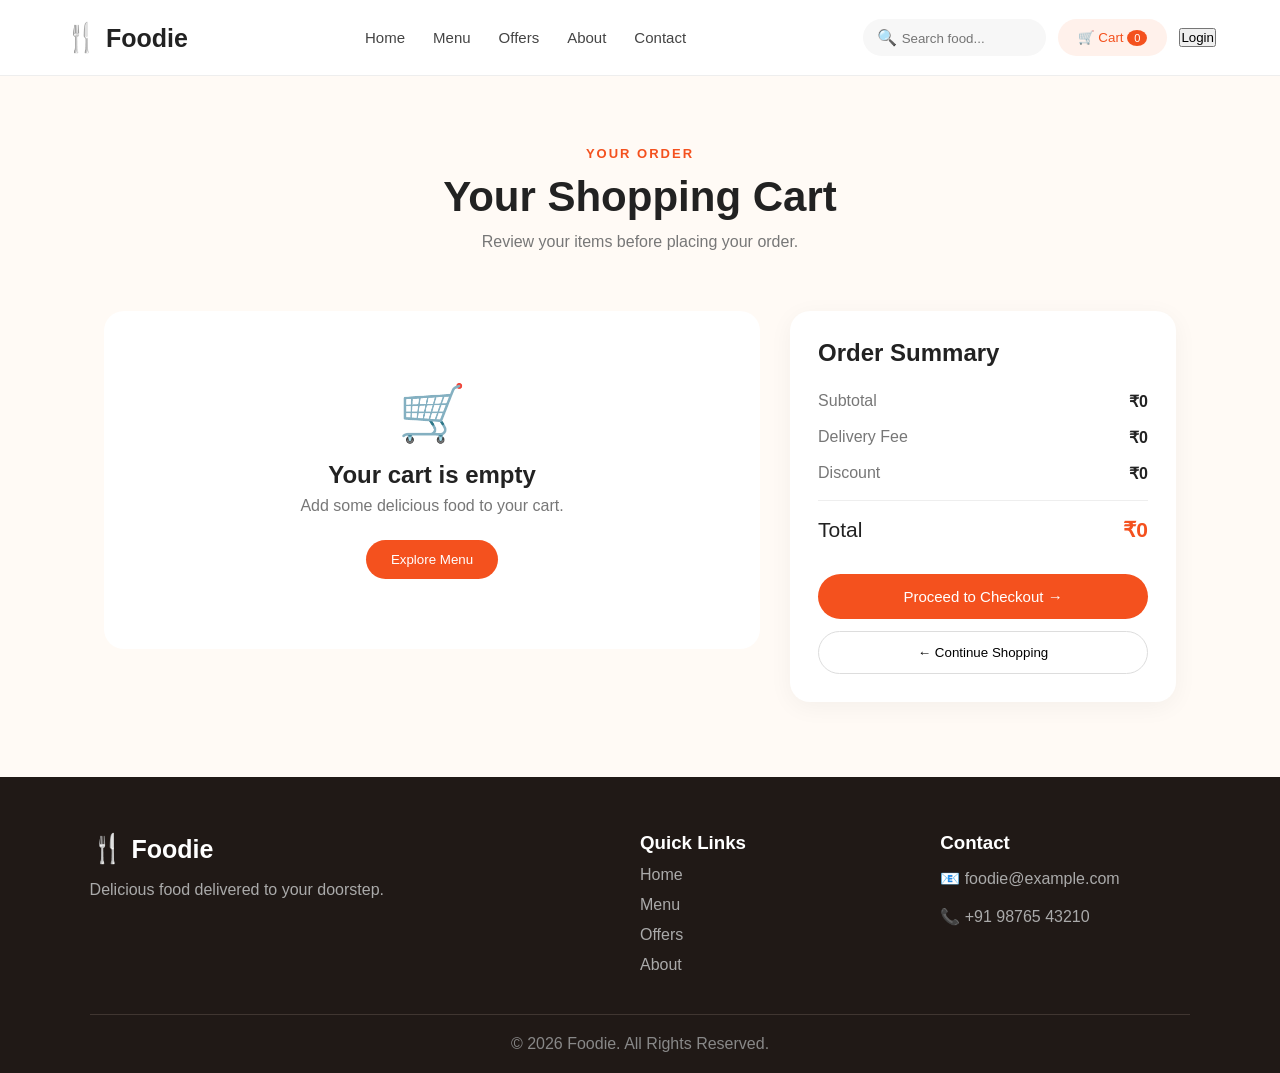
<file: cart.html>
<!DOCTYPE html>
<html lang="en">

<head>
    <meta charset="UTF-8">
    <meta name="viewport" content="width=device-width, initial-scale=1.0">
    <title>Foodie - Cart</title>
    <link rel="stylesheet" href="style.css">
</head>

<body>

    <!-- Navbar -->
    <header>
        <nav class="navbar">

            <div class="logo">
                <span>🍴</span> Foodie
            </div>

            <ul class="nav-links">
                <li><a href="index.html">Home</a></li>
                <li><a href="menu.html">Menu</a></li>
                <li><a href="index.html#offers">Offers</a></li>
                <li><a href="index.html#about">About</a></li>
                <li><a href="index.html#contact">Contact</a></li>
            </ul>

            <div class="nav-right">

                <div class="search">
                    🔍
                    <input type="text" placeholder="Search food...">
                </div>

                <button class="cart">
                    🛒 Cart <span id="cartCount">0</span>
                </button>

                <button onclick="window.location.href='login.html'">
                Login
                </button>

            </div>

        </nav>
    </header>


    <!-- Cart Heading -->
    <section class="cart-header">

        <p>YOUR ORDER</p>

        <h1>Your Shopping Cart</h1>

        <span>Review your items before placing your order.</span>

    </section>


    <!-- Cart -->
    <section class="cart-section">

        <div id="cartItems" class="cart-items">
        </div>


        <!-- Order Summary -->
        <div class="order-summary">

            <h2>Order Summary</h2>

            <div class="summary-row">
                <span>Subtotal</span>
                <strong id="subtotal">₹0</strong>
            </div>

            <div class="summary-row">
                <span>Delivery Fee</span>
                <strong id="delivery">₹40</strong>
            </div>

            <div class="summary-row">
                <span>Discount</span>
                <strong id="discount">₹0</strong>
            </div>

            <hr>

            <div class="summary-total">
                <span>Total</span>
                <strong id="total">₹40</strong>
            </div>

            <button class="checkout-btn" onclick="placeOrder()">
                Proceed to Checkout →
            </button>

            <button class="continue-btn" onclick="window.location.href='menu.html'">
                ← Continue Shopping
            </button>

        </div>

    </section>


    <!-- Footer -->
    <footer>

        <div class="footer-content">

            <div>
                <div class="logo">
                    <span>🍴</span> Foodie
                </div>

                <p>
                    Delicious food delivered to your doorstep.
                </p>
            </div>

            <div>
                <h3>Quick Links</h3>
                <a href="index.html">Home</a>
                <a href="menu.html">Menu</a>
                <a href="index.html#offers">Offers</a>
                <a href="index.html#about">About</a>
            </div>

            <div>
                <h3>Contact</h3>
                <p>📧 foodie@example.com</p>
                <p>📞 +91 98765 43210</p>
            </div>

        </div>

        <div class="copyright">
            © 2026 Foodie. All Rights Reserved.
        </div>

    </footer>


    <script src="script.js?v=2"></script>

</body>

</html>
</file>
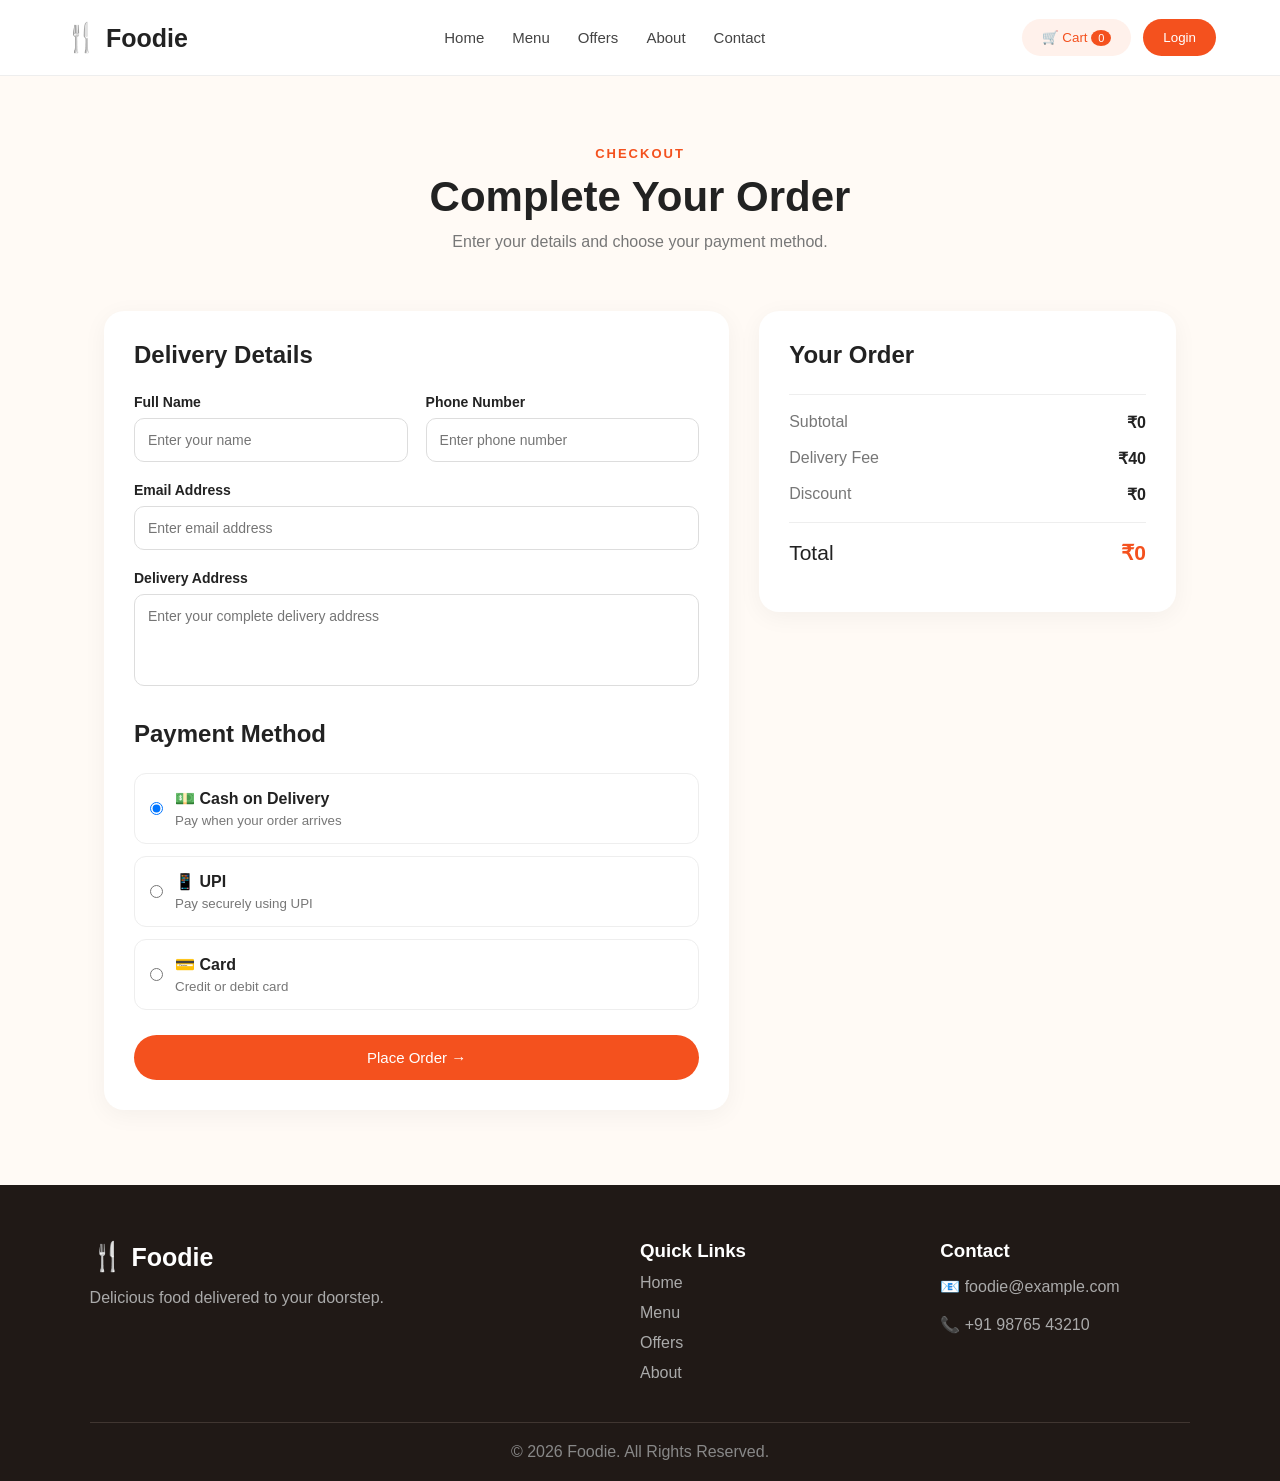
<file: checkout.html>
<!DOCTYPE html>
<html lang="en">

<head>
    <meta charset="UTF-8">
    <meta name="viewport" content="width=device-width, initial-scale=1.0">
    <title>Foodie - Checkout</title>
    <link rel="stylesheet" href="style.css">
</head>

<body>

<header>
    <nav class="navbar">

        <div class="logo">
            <span>🍴</span> Foodie
        </div>

        <ul class="nav-links">
            <li><a href="index.html">Home</a></li>
            <li><a href="menu.html">Menu</a></li>
            <li><a href="index.html#offers">Offers</a></li>
            <li><a href="index.html#about">About</a></li>
            <li><a href="index.html#contact">Contact</a></li>
        </ul>

        <div class="nav-right">
            <button class="cart" onclick="window.location.href='cart.html'">
                🛒 Cart <span id="cartCount">0</span>
            </button>

            <button class="login">Login</button>
        </div>

    </nav>
</header>


<!-- Checkout Heading -->

<section class="checkout-header">

    <p>CHECKOUT</p>

    <h1>Complete Your Order</h1>

    <span>Enter your details and choose your payment method.</span>

</section>


<!-- Checkout -->

<section class="checkout-section">

    <!-- Customer Details -->

    <div class="customer-box">

        <h2>Delivery Details</h2>

        <div class="form-row">

            <div class="form-group">
                <label>Full Name</label>
                <input type="text" id="customerName" placeholder="Enter your name">
            </div>

            <div class="form-group">
                <label>Phone Number</label>
                <input type="tel" id="phone" placeholder="Enter phone number">
            </div>

        </div>


        <div class="form-group">
            <label>Email Address</label>
            <input type="email" id="email" placeholder="Enter email address">
        </div>


        <div class="form-group">
            <label>Delivery Address</label>
            <textarea id="address" rows="4"
                placeholder="Enter your complete delivery address"></textarea>
        </div>


        <h2 class="payment-title">Payment Method</h2>

        <div class="payment-options">

            <label class="payment-card">
                <input type="radio" name="payment" value="Cash on Delivery" checked>
                <div>
                    <strong>💵 Cash on Delivery</strong>
                    <small>Pay when your order arrives</small>
                </div>
            </label>


            <label class="payment-card">
                <input type="radio" name="payment" value="UPI">
                <div>
                    <strong>📱 UPI</strong>
                    <small>Pay securely using UPI</small>
                </div>
            </label>


            <label class="payment-card">
                <input type="radio" name="payment" value="Card">
                <div>
                    <strong>💳 Card</strong>
                    <small>Credit or debit card</small>
                </div>
            </label>

        </div>


        <button class="place-order-btn" onclick="confirmOrder()">
            Place Order →
        </button>

    </div>


    <!-- Order Summary -->

    <div class="checkout-summary">

        <h2>Your Order</h2>

        <div id="checkoutItems"></div>

        <hr>

        <div class="summary-row">
            <span>Subtotal</span>
            <strong id="checkoutSubtotal">₹0</strong>
        </div>

        <div class="summary-row">
            <span>Delivery Fee</span>
            <strong>₹40</strong>
        </div>

        <div class="summary-row">
            <span>Discount</span>
            <strong id="checkoutDiscount">₹0</strong>
        </div>

        <hr>

        <div class="summary-total">
            <span>Total</span>
            <strong id="checkoutTotal">₹0</strong>
        </div>

    </div>

</section>


<footer>

    <div class="footer-content">

        <div>
            <div class="logo">
                <span>🍴</span> Foodie
            </div>

            <p>
                Delicious food delivered to your doorstep.
            </p>
        </div>

        <div>
            <h3>Quick Links</h3>
            <a href="index.html">Home</a>
            <a href="menu.html">Menu</a>
            <a href="index.html#offers">Offers</a>
            <a href="index.html#about">About</a>
        </div>

        <div>
            <h3>Contact</h3>
            <p>📧 foodie@example.com</p>
            <p>📞 +91 98765 43210</p>
        </div>

    </div>

    <div class="copyright">
        © 2026 Foodie. All Rights Reserved.
    </div>

</footer>


<script src="script.js?v=2"></script>

</body>
</html>
</file>
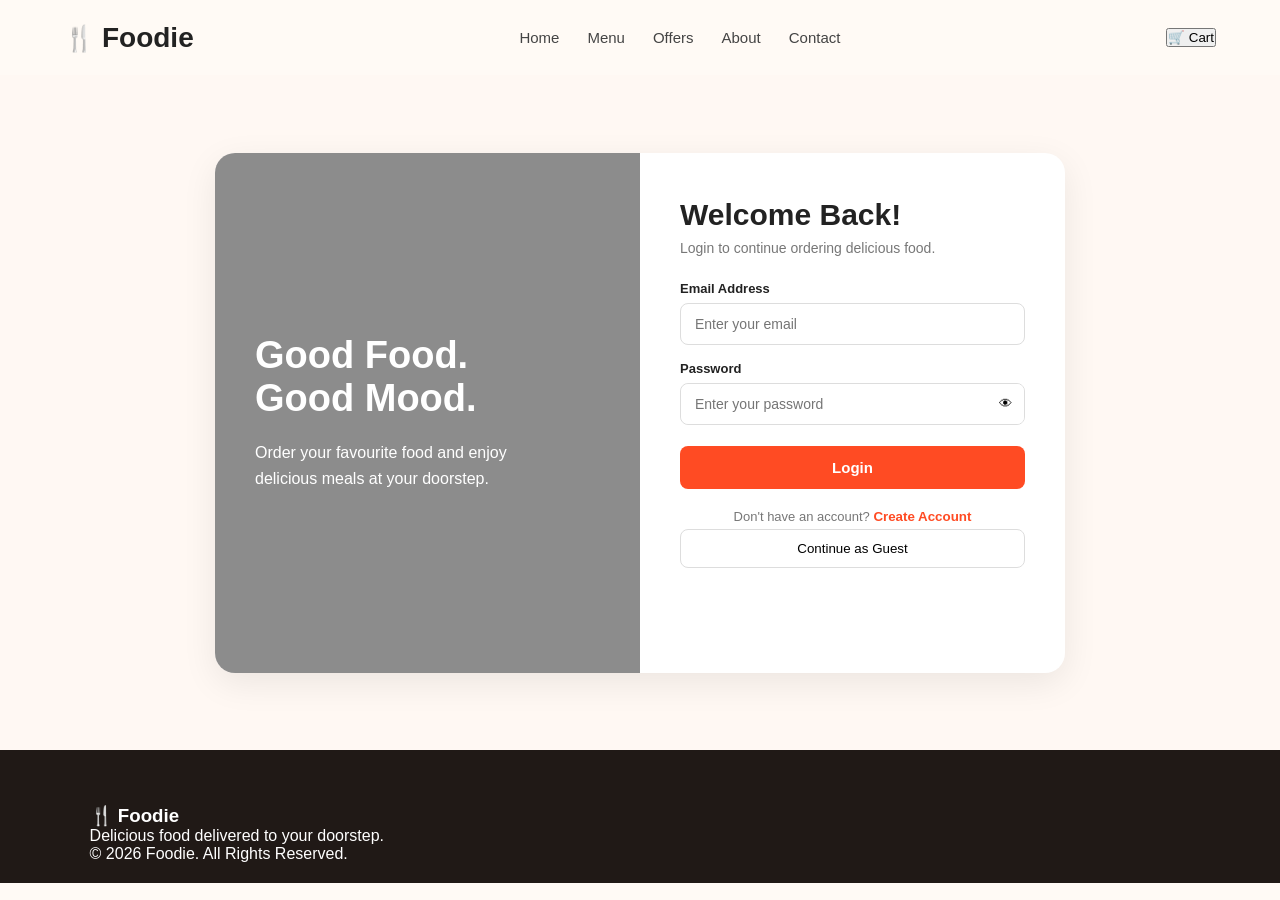
<file: login.html>
<!DOCTYPE html>
<html lang="en">
<head>
    <meta charset="UTF-8">
    <meta name="viewport" content="width=device-width, initial-scale=1.0">
    <title>Login - Foodie</title>
    <link rel="stylesheet" href="style.css">
</head>

<body>

    <!-- Navbar -->
    <nav class="navbar">

        <div class="logo">
            🍴 <span>Foodie</span>
        </div>

        <div class="nav-links">
            <a href="index.html">Home</a>
            <a href="menu.html">Menu</a>
            <a href="index.html#offers">Offers</a>
            <a href="index.html#about">About</a>
            <a href="index.html#contact">Contact</a>
        </div>

        <button class="cart-btn" onclick="goToCart()">
            🛒 Cart
        </button>

    </nav>


    <!-- Login Section -->
    <section class="login-section">

        <div class="login-container">

            <!-- Left Side -->
            <div class="login-image">

                <div class="login-overlay">
                    <h1>Good Food.</h1>
                    <h1>Good Mood.</h1>

                    <p>
                        Order your favourite food and
                        enjoy delicious meals at your doorstep.
                    </p>
                </div>

            </div>


            <!-- Right Side -->
            <div class="login-box">

                <h2 id="formTitle">Welcome Back!</h2>

                <p class="login-subtitle" id="formSubtitle">
                    Login to continue ordering delicious food.
                </p>


                <!-- Register Name -->
                <div class="input-group register-field">
                    <label>Full Name</label>
                    <input type="text" id="registerName"
                           placeholder="Enter your name">
                </div>


                <!-- Email -->
                <div class="input-group">
                    <label>Email Address</label>
                    <input type="email" id="loginEmail"
                           placeholder="Enter your email">
                </div>


                <!-- Phone -->
                <div class="input-group register-field">
                    <label>Phone Number</label>
                    <input type="tel" id="registerPhone"
                           placeholder="Enter your phone number">
                </div>


                <!-- Password -->
                <div class="input-group">
                    <label>Password</label>

                    <div class="password-box">
                        <input type="password"
                               id="loginPassword"
                               placeholder="Enter your password">

                        <button type="button"
                                onclick="showPassword()">
                            👁
                        </button>
                    </div>
                </div>


                <!-- Confirm Password -->
                <div class="input-group register-field">
                    <label>Confirm Password</label>

                    <input type="password"
                           id="confirmPassword"
                           placeholder="Confirm your password">
                </div>


                <button class="login-main-btn"
                        onclick="loginUser()"
                        id="loginButton">
                    Login
                </button>


                <p class="switch-text">
                    <span id="switchMessage">
                        Don't have an account?
                    </span>

                    <button onclick="switchForm()"
                            id="switchButton">
                        Create Account
                    </button>
                </p>


                <button class="guest-btn"
                        onclick="window.location.href='menu.html'">
                    Continue as Guest
                </button>

            </div>

        </div>

    </section>


    <!-- Footer -->
    <footer class="footer">

        <h3>🍴 Foodie</h3>

        <p>
            Delicious food delivered to your doorstep.
        </p>

        <p>
            © 2026 Foodie. All Rights Reserved.
        </p>

    </footer>


    <script src="script.js?v=2"></script>

</body>
</html>
</file>
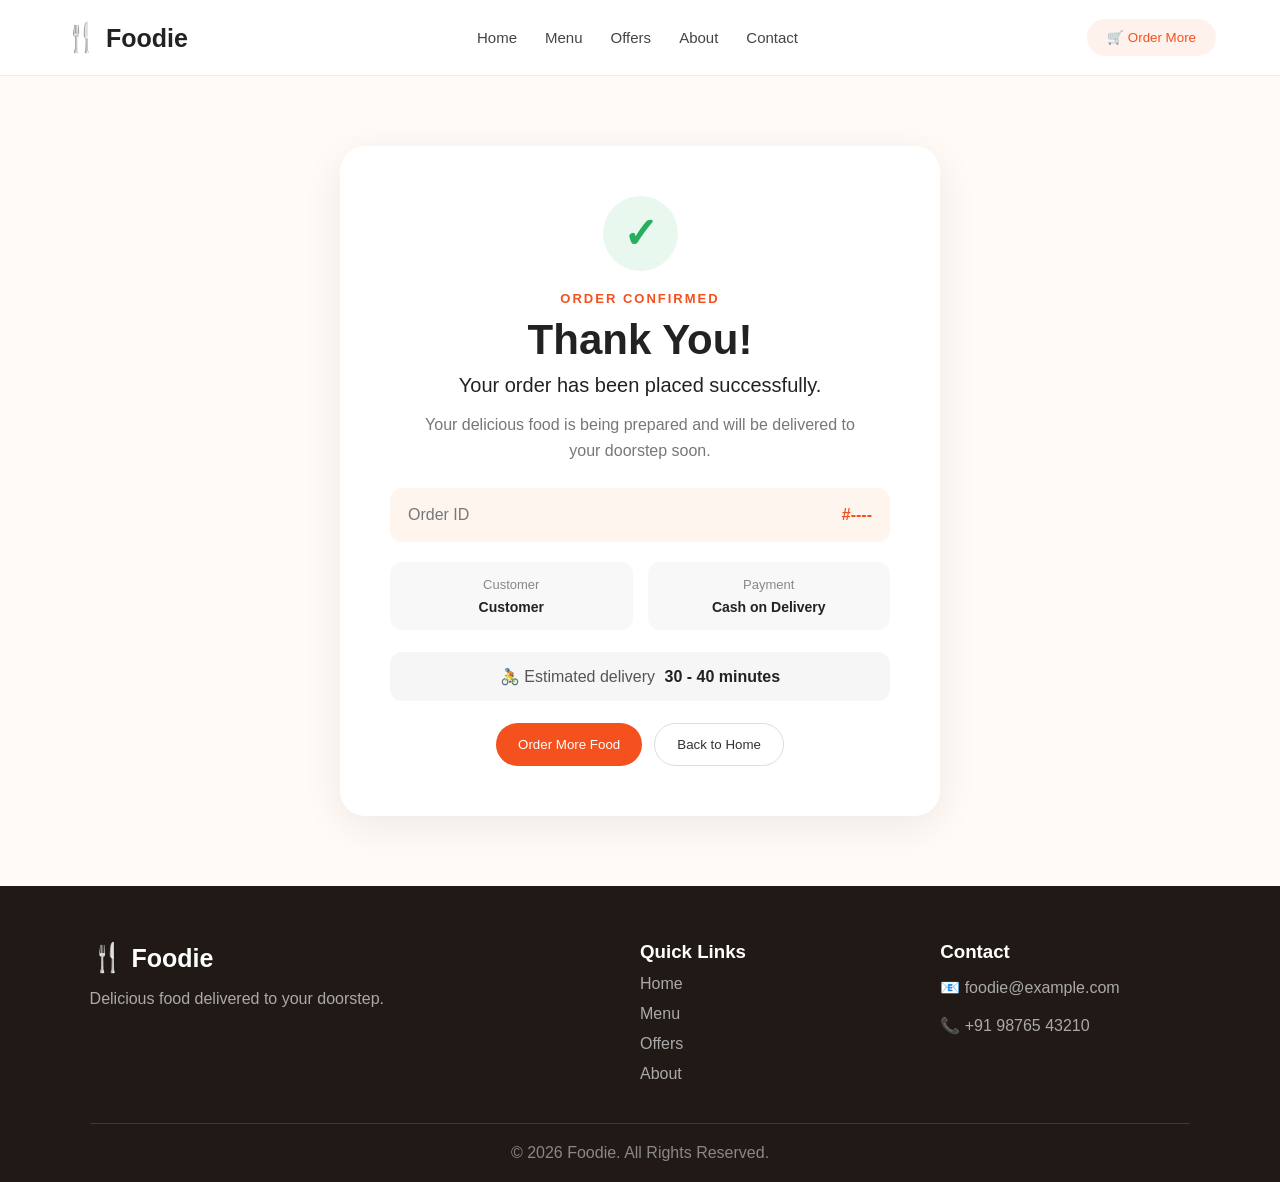
<file: success.html>
<!DOCTYPE html>
<html lang="en">

<head>
    <meta charset="UTF-8">
    <meta name="viewport" content="width=device-width, initial-scale=1.0">
    <title>Foodie - Order Confirmed</title>
    <link rel="stylesheet" href="style.css">
</head>

<body>

<header>
    <nav class="navbar">

        <div class="logo">
            <span>🍴</span> Foodie
        </div>

        <ul class="nav-links">
            <li><a href="index.html">Home</a></li>
            <li><a href="menu.html">Menu</a></li>
            <li><a href="index.html#offers">Offers</a></li>
            <li><a href="index.html#about">About</a></li>
            <li><a href="index.html#contact">Contact</a></li>
        </ul>

        <div class="nav-right">

            <button class="cart" onclick="window.location.href='menu.html'">
                🛒 Order More
            </button>

        </div>

    </nav>
</header>


<section class="success-section">

    <div class="success-card">

        <div class="success-icon">
            ✓
        </div>

        <p class="success-small">ORDER CONFIRMED</p>

        <h1>Thank You!</h1>

        <h2>Your order has been placed successfully.</h2>

        <p class="success-message">
            Your delicious food is being prepared and will be
            delivered to your doorstep soon.
        </p>


        <div class="order-number">
            <span>Order ID</span>
            <strong id="orderId">#----</strong>
        </div>


        <div class="success-details">

            <div>
                <span>Customer</span>
                <strong id="successName">Customer</strong>
            </div>

            <div>
                <span>Payment</span>
                <strong id="successPayment">Cash on Delivery</strong>
            </div>

        </div>


        <div class="delivery-time">
            🚴 Estimated delivery
            <strong>30 - 40 minutes</strong>
        </div>


        <div class="success-buttons">

            <button onclick="window.location.href='menu.html'">
                Order More Food
            </button>

            <button class="home-btn"
                    onclick="window.location.href='index.html'">
                Back to Home
            </button>

        </div>

    </div>

</section>


<footer>

    <div class="footer-content">

        <div>
            <div class="logo">
                <span>🍴</span> Foodie
            </div>

            <p>
                Delicious food delivered to your doorstep.
            </p>
        </div>

        <div>
            <h3>Quick Links</h3>
            <a href="index.html">Home</a>
            <a href="menu.html">Menu</a>
            <a href="index.html#offers">Offers</a>
            <a href="index.html#about">About</a>
        </div>

        <div>
            <h3>Contact</h3>
            <p>📧 foodie@example.com</p>
            <p>📞 +91 98765 43210</p>
        </div>

    </div>

    <div class="copyright">
        © 2026 Foodie. All Rights Reserved.
    </div>

</footer>

<script>
    let savedOrderId = localStorage.getItem("orderId");

    if (savedOrderId) {
        document.getElementById("orderId").innerText = "#" + savedOrderId;
    }

    let savedName = localStorage.getItem("customerName");

    if (savedName) {
        document.getElementById("successName").innerText = savedName;
    }

    let savedPayment = localStorage.getItem("paymentMethod");

    if (savedPayment) {
        document.getElementById("successPayment").innerText = savedPayment;
    }
</script>

<script src="script.js?v=2"></script>

</body>
</html>
</file>
<file: style.css>
* {
    margin: 0;
    padding: 0;
    box-sizing: border-box;
    font-family: Arial, sans-serif;
}

body {
    background: #fffaf5;
    color: #222;
}

/* Navbar */

header {
    background: white;
    border-bottom: 1px solid #eee;
}

.navbar {
    width: 90%;
    max-width: 1250px;
    margin: auto;
    height: 75px;
    display: flex;
    align-items: center;
    justify-content: space-between;
}

.logo {
    font-size: 25px;
    font-weight: bold;
}

.logo span {
    font-size: 28px;
}

.nav-links {
    display: flex;
    gap: 28px;
    list-style: none;
}

.nav-links a {
    text-decoration: none;
    color: #444;
    font-size: 15px;
}

.nav-links a:hover,
.nav-links .active {
    color: #f4511e;
}

.nav-right {
    display: flex;
    align-items: center;
    gap: 12px;
}

.search {
    background: #f7f7f7;
    border-radius: 25px;
    padding: 9px 14px;
}

.search input {
    border: none;
    outline: none;
    background: transparent;
    width: 130px;
}

.cart,
.login,
.order-btn,
.menu-btn,
.offer button {
    border: none;
    cursor: pointer;
    border-radius: 25px;
    padding: 11px 20px;
}

.cart {
    background: #fff1eb;
    color: #f4511e;
}

.login {
    background: #f4511e;
    color: white;
}


/* Hero */

.hero {
    max-width: 1250px;
    width: 90%;
    margin: auto;
    min-height: 560px;
    display: flex;
    align-items: center;
    justify-content: space-between;
    gap: 50px;
}

.hero-text {
    width: 50%;
}

.small-title,
.section-heading p,
.offer-text p {
    color: #f4511e;
    font-size: 13px;
    font-weight: bold;
    letter-spacing: 2px;
}

.hero h1 {
    font-size: 58px;
    line-height: 1.1;
    margin: 18px 0;
}

.hero h1 span {
    color: #f4511e;
}

.hero-description {
    color: #666;
    line-height: 1.7;
    max-width: 520px;
}

.hero-buttons {
    margin-top: 28px;
}

.order-btn {
    background: #f4511e;
    color: white;
    font-size: 15px;
}

.menu-btn {
    background: white;
    border: 1px solid #ddd;
    margin-left: 10px;
}

.delivery-info {
    display: flex;
    gap: 35px;
    margin-top: 40px;
}

.delivery-info div {
    display: flex;
    flex-direction: column;
    gap: 5px;
}

.delivery-info strong {
    font-size: 19px;
}

.delivery-info small {
    color: #777;
}

.hero-image {
    width: 48%;
}

.hero-image img {
    width: 100%;
    height: 450px;
    object-fit: cover;
    border-radius: 30px;
}


/* Sections */

section {
    padding: 75px 5%;
}

.section-heading {
    text-align: center;
    margin-bottom: 40px;
}

.section-heading h2 {
    font-size: 34px;
    margin: 10px 0;
}

.section-heading span {
    color: #777;
}


/* Categories */

.categories {
    background: white;
}

.category-container {
    max-width: 1200px;
    margin: auto;
    display: grid;
    grid-template-columns: repeat(6, 1fr);
    gap: 18px;
}

.category-card {
    text-align: center;
    padding: 25px 10px;
    border: 1px solid #eee;
    border-radius: 18px;
    background: #fff;
    transition: 0.3s;
}

.category-card:hover {
    transform: translateY(-6px);
    box-shadow: 0 10px 25px #00000012;
}

.category-icon {
    font-size: 38px;
    margin-bottom: 12px;
}

.category-card h3 {
    margin-bottom: 5px;
}

.category-card p {
    color: #888;
    font-size: 13px;
}


/* Food */

.food-container {
    max-width: 1200px;
    margin: auto;
    display: grid;
    grid-template-columns: repeat(3, 1fr);
    gap: 25px;
}

.food-card {
    background: white;
    border-radius: 20px;
    overflow: hidden;
    box-shadow: 0 5px 20px #0000000c;
}

.food-card img {
    width: 100%;
    height: 220px;
    object-fit: cover;
}

.food-info {
    padding: 20px;
}

.food-name {
    display: flex;
    justify-content: space-between;
    align-items: center;
}

.food-name span {
    font-size: 13px;
}

.food-info p {
    color: #777;
    font-size: 14px;
    line-height: 1.5;
    margin: 10px 0 18px;
}

.food-bottom {
    display: flex;
    align-items: center;
    justify-content: space-between;
}

.food-bottom strong {
    color: #f4511e;
    font-size: 20px;
}

.food-bottom button {
    border: none;
    background: #fff0e9;
    color: #f4511e;
    padding: 9px 18px;
    border-radius: 20px;
    cursor: pointer;
}


/* Offer */

.offer {
    max-width: 1150px;
    margin: 20px auto 80px;
    padding: 45px 55px;
    border-radius: 25px;
    background: #2b211d;
    color: white;
    display: flex;
    justify-content: space-between;
    align-items: center;
}

.offer-text h2 {
    font-size: 32px;
    margin: 12px 0;
}

.offer-text span {
    color: #ddd;
}

.offer button {
    display: block;
    margin-top: 25px;
    background: #f4511e;
    color: white;
}

.offer-icon {
    font-size: 100px;
}


/* Why Us */

.why-us {
    background: white;
}

.why-container {
    max-width: 1100px;
    margin: auto;
    display: grid;
    grid-template-columns: repeat(3, 1fr);
    gap: 25px;
}

.why-card {
    text-align: center;
    padding: 30px;
    border: 1px solid #eee;
    border-radius: 20px;
}

.why-card div {
    font-size: 40px;
    margin-bottom: 15px;
}

.why-card p {
    color: #777;
    line-height: 1.6;
    margin-top: 10px;
}


/* Footer */

footer {
    background: #201916;
    color: white;
    padding: 55px 7% 20px;
}

.footer-content {
    max-width: 1200px;
    margin: auto;
    display: grid;
    grid-template-columns: 2fr 1fr 1fr;
    gap: 50px;
}

.footer-content p {
    color: #aaa;
    margin-top: 12px;
    line-height: 1.6;
}

.footer-content a {
    display: block;
    color: #aaa;
    text-decoration: none;
    margin-top: 12px;
}

.copyright {
    border-top: 1px solid #403631;
    text-align: center;
    color: #888;
    margin-top: 40px;
    padding-top: 20px;
}


/* Responsive */

@media (max-width: 900px) {

    .nav-links {
        display: none;
    }

    .hero {
        flex-direction: column;
        padding: 50px 0;
    }

    .hero-text,
    .hero-image {
        width: 100%;
    }

    .hero h1 {
        font-size: 42px;
    }

    .category-container {
        grid-template-columns: repeat(3, 1fr);
    }

    .food-container {
        grid-template-columns: 1fr;
    }

    .why-container {
        grid-template-columns: 1fr;
    }
}

/* Menu Page */

.menu-header {
    text-align: center;
    padding: 80px 20px 35px;
}

.menu-header p {
    color: #f4511e;
    font-size: 13px;
    font-weight: bold;
    letter-spacing: 2px;
}

.menu-header h1 {
    font-size: 42px;
    margin: 12px 0;
}

.menu-header span {
    color: #777;
}


/* Menu Categories */

.menu-categories {
    display: flex;
    justify-content: center;
    flex-wrap: wrap;
    gap: 12px;
    margin-bottom: 45px;
}

.category-btn {
    border: 1px solid #ddd;
    background: white;
    padding: 11px 22px;
    border-radius: 25px;
    cursor: pointer;
    font-size: 14px;
}

.category-btn:hover,
.category-btn.active {
    background: #f4511e;
    color: white;
    border-color: #f4511e;
}


/* Menu Food */

.menu-section {
    padding-top: 20px;
}

.menu-grid {
    max-width: 1200px;
    margin: auto;
    display: grid;
    grid-template-columns: repeat(3, 1fr);
    gap: 25px;
}

.menu-food-card {
    background: white;
    border-radius: 20px;
    overflow: hidden;
    box-shadow: 0 5px 20px #0000000d;
    transition: 0.3s;
}

.menu-food-card:hover {
    transform: translateY(-6px);
    box-shadow: 0 12px 30px #00000015;
}

.menu-food-card img {
    width: 100%;
    height: 230px;
    object-fit: cover;
}

.menu-food-info {
    padding: 20px;
}

.menu-title {
    display: flex;
    justify-content: space-between;
    align-items: center;
}

.menu-title h3 {
    font-size: 19px;
}

.menu-title span {
    font-size: 13px;
}

.menu-food-info p {
    color: #777;
    font-size: 14px;
    line-height: 1.5;
    margin: 10px 0 20px;
}

.menu-price {
    display: flex;
    justify-content: space-between;
    align-items: center;
}

.menu-price strong {
    color: #f4511e;
    font-size: 21px;
}

.menu-price button {
    border: none;
    background: #fff0e9;
    color: #f4511e;
    padding: 9px 19px;
    border-radius: 20px;
    cursor: pointer;
    font-weight: bold;
}

.menu-price button:hover {
    background: #f4511e;
    color: white;
}


/* Cart Number */

#cartCount {
    background: #f4511e;
    color: white;
    padding: 2px 7px;
    border-radius: 50%;
    font-size: 11px;
}


/* Mobile */

@media (max-width: 900px) {

    .menu-grid {
        grid-template-columns: repeat(2, 1fr);
    }
}

@media (max-width: 600px) {

    .menu-grid {
        grid-template-columns: 1fr;
    }

    .menu-header h1 {
        font-size: 32px;
    }

    .nav-right .search {
        display: none;
    }
}

/* Cart Page */

.cart-header {
    text-align: center;
    padding: 70px 20px 40px;
}

.cart-header p {
    color: #f4511e;
    font-size: 13px;
    font-weight: bold;
    letter-spacing: 2px;
}

.cart-header h1 {
    font-size: 42px;
    margin: 12px 0;
}

.cart-header span {
    color: #777;
}


/* Cart Section */

.cart-section {
    max-width: 1200px;
    margin: auto;
    padding-top: 20px;
    display: grid;
    grid-template-columns: 1.7fr 1fr;
    gap: 30px;
    align-items: start;
}


/* Cart Item */

.cart-items {
    display: flex;
    flex-direction: column;
    gap: 18px;
}

.cart-item {
    background: white;
    border-radius: 18px;
    padding: 18px;
    display: flex;
    align-items: center;
    gap: 20px;
    box-shadow: 0 5px 20px #0000000c;
}

.cart-item img {
    width: 110px;
    height: 90px;
    object-fit: cover;
    border-radius: 12px;
}

.cart-item-info {
    flex: 1;
}

.cart-item-info h3 {
    margin-bottom: 8px;
}

.cart-item-info p {
    color: #f4511e;
    font-weight: bold;
}


/* Quantity */

.quantity {
    display: flex;
    align-items: center;
    gap: 12px;
}

.quantity button {
    width: 30px;
    height: 30px;
    border: none;
    border-radius: 50%;
    background: #fff0e9;
    color: #f4511e;
    cursor: pointer;
    font-size: 17px;
}

.quantity span {
    font-weight: bold;
}


/* Remove */

.remove-btn {
    border: none;
    background: transparent;
    color: #999;
    cursor: pointer;
    font-size: 18px;
}

.remove-btn:hover {
    color: #f4511e;
}


/* Summary */

.order-summary {
    background: white;
    border-radius: 20px;
    padding: 28px;
    box-shadow: 0 5px 25px #0000000c;
}

.order-summary h2 {
    margin-bottom: 25px;
}

.summary-row,
.summary-total {
    display: flex;
    justify-content: space-between;
    margin: 17px 0;
}

.summary-row span {
    color: #777;
}

.summary-total {
    font-size: 21px;
}

.summary-total strong {
    color: #f4511e;
}

.order-summary hr {
    border: none;
    border-top: 1px solid #eee;
}

.checkout-btn {
    width: 100%;
    border: none;
    background: #f4511e;
    color: white;
    padding: 14px;
    border-radius: 25px;
    cursor: pointer;
    font-size: 15px;
    margin-top: 15px;
}

.continue-btn {
    width: 100%;
    border: 1px solid #ddd;
    background: white;
    padding: 13px;
    border-radius: 25px;
    cursor: pointer;
    margin-top: 12px;
}


/* Empty Cart */

.empty-cart {
    background: white;
    border-radius: 20px;
    text-align: center;
    padding: 70px 20px;
}

.empty-cart div {
    font-size: 55px;
}

.empty-cart h2 {
    margin: 15px 0 8px;
}

.empty-cart p {
    color: #777;
    margin-bottom: 25px;
}

.empty-cart button {
    border: none;
    background: #f4511e;
    color: white;
    padding: 12px 25px;
    border-radius: 25px;
    cursor: pointer;
}


/* Cart Responsive */

@media (max-width: 800px) {

    .cart-section {
        grid-template-columns: 1fr;
    }

    .cart-item {
        flex-wrap: wrap;
    }
}

/* Checkout */

.checkout-header {
    text-align: center;
    padding: 70px 20px 40px;
}

.checkout-header p {
    color: #f4511e;
    font-size: 13px;
    font-weight: bold;
    letter-spacing: 2px;
}

.checkout-header h1 {
    font-size: 42px;
    margin: 12px 0;
}

.checkout-header span {
    color: #777;
}


.checkout-section {
    max-width: 1200px;
    margin: auto;
    padding-top: 20px;
    display: grid;
    grid-template-columns: 1.5fr 1fr;
    gap: 30px;
    align-items: start;
}


.customer-box,
.checkout-summary {
    background: white;
    padding: 30px;
    border-radius: 20px;
    box-shadow: 0 5px 25px #0000000c;
}


.customer-box h2,
.checkout-summary h2 {
    margin-bottom: 25px;
}


.form-row {
    display: grid;
    grid-template-columns: 1fr 1fr;
    gap: 18px;
}


.form-group {
    margin-bottom: 20px;
}


.form-group label {
    display: block;
    font-size: 14px;
    font-weight: bold;
    margin-bottom: 8px;
}


.form-group input,
.form-group textarea {
    width: 100%;
    border: 1px solid #ddd;
    border-radius: 10px;
    padding: 13px;
    outline: none;
    font-size: 14px;
    resize: none;
}


.form-group input:focus,
.form-group textarea:focus {
    border-color: #f4511e;
}


.payment-title {
    margin-top: 30px;
}


.payment-options {
    display: flex;
    flex-direction: column;
    gap: 12px;
}


.payment-card {
    border: 1px solid #eee;
    border-radius: 12px;
    padding: 15px;
    display: flex;
    gap: 12px;
    cursor: pointer;
}


.payment-card:hover {
    border-color: #f4511e;
}


.payment-card div {
    display: flex;
    flex-direction: column;
    gap: 5px;
}


.payment-card small {
    color: #777;
}


.place-order-btn {
    width: 100%;
    margin-top: 25px;
    padding: 14px;
    border: none;
    border-radius: 25px;
    background: #f4511e;
    color: white;
    font-size: 15px;
    cursor: pointer;
}


.checkout-item {
    display: flex;
    justify-content: space-between;
    padding: 12px 0;
    font-size: 14px;
}


.checkout-item span {
    color: #777;
}


.checkout-summary hr {
    border: none;
    border-top: 1px solid #eee;
    margin: 18px 0;
}


@media (max-width: 800px) {

    .checkout-section {
        grid-template-columns: 1fr;
    }

    .form-row {
        grid-template-columns: 1fr;
    }
}

/* Success Page */

.success-section {
    min-height: 650px;
    display: flex;
    justify-content: center;
    align-items: center;
    padding: 70px 20px;
}

.success-card {
    width: 600px;
    background: white;
    text-align: center;
    padding: 50px;
    border-radius: 25px;
    box-shadow: 0 10px 40px #00000012;
}

.success-icon {
    width: 75px;
    height: 75px;
    margin: 0 auto 20px;
    border-radius: 50%;
    background: #e9f8ef;
    color: #27ae60;
    display: flex;
    align-items: center;
    justify-content: center;
    font-size: 42px;
    font-weight: bold;
}

.success-small {
    color: #f4511e;
    font-size: 13px;
    font-weight: bold;
    letter-spacing: 2px;
}

.success-card h1 {
    font-size: 42px;
    margin: 10px 0;
}

.success-card h2 {
    font-size: 20px;
    font-weight: normal;
}

.success-message {
    color: #777;
    line-height: 1.6;
    margin: 15px auto 25px;
    max-width: 450px;
}

.order-number {
    background: #fff5ef;
    padding: 18px;
    border-radius: 12px;
    display: flex;
    justify-content: space-between;
    margin-bottom: 20px;
}

.order-number span {
    color: #777;
}

.order-number strong {
    color: #f4511e;
}

.success-details {
    display: grid;
    grid-template-columns: 1fr 1fr;
    gap: 15px;
}

.success-details div {
    background: #f8f8f8;
    padding: 15px;
    border-radius: 12px;
    display: flex;
    flex-direction: column;
    gap: 7px;
}

.success-details span {
    color: #888;
    font-size: 13px;
}

.success-details strong {
    font-size: 14px;
}

.delivery-time {
    margin: 22px 0;
    padding: 15px;
    background: #f6f6f6;
    border-radius: 12px;
    color: #555;
}

.delivery-time strong {
    color: #222;
    margin-left: 5px;
}

.success-buttons {
    display: flex;
    gap: 12px;
    justify-content: center;
}

.success-buttons button {
    border: none;
    background: #f4511e;
    color: white;
    padding: 13px 22px;
    border-radius: 25px;
    cursor: pointer;
}

.success-buttons .home-btn {
    background: white;
    color: #333;
    border: 1px solid #ddd;
}

@media (max-width: 600px) {

    .success-card {
        padding: 30px 20px;
    }

    .success-details {
        grid-template-columns: 1fr;
    }

    .success-buttons {
        flex-direction: column;
    }
}
/* Login Page */

.login-section {
    min-height: 75vh;
    background: #fff8f3;
    display: flex;
    justify-content: center;
    align-items: center;
    padding: 50px 20px;
}

.login-container {
    width: 850px;
    max-width: 100%;
    min-height: 520px;
    background: white;
    border-radius: 20px;
    overflow: hidden;
    display: grid;
    grid-template-columns: 1fr 1fr;
    box-shadow: 0 10px 35px rgba(0,0,0,0.08);
}

/* Left Image */

.login-image {
    background-image: url("https://images.unsplash.com/photo-1504674900247-0877df9cc836?auto=format&fit=crop&w=800&q=80");
    background-size: cover;
    background-position: center;
    position: relative;
}

.login-overlay {
    position: absolute;
    inset: 0;
    background: rgba(0,0,0,0.45);
    color: white;
    padding: 60px 40px;
    display: flex;
    flex-direction: column;
    justify-content: center;
}

.login-overlay h1 {
    font-size: 38px;
    margin: 0;
}

.login-overlay p {
    margin-top: 20px;
    line-height: 1.6;
    max-width: 300px;
}

/* Login Box */

.login-box {
    padding: 45px 40px;
}

.login-box h2 {
    font-size: 30px;
    margin-bottom: 8px;
}

.login-subtitle {
    color: #777;
    font-size: 14px;
    margin-bottom: 25px;
}

.input-group {
    margin-bottom: 16px;
}

.input-group label {
    display: block;
    font-size: 13px;
    font-weight: 600;
    margin-bottom: 7px;
}

.input-group input {
    width: 100%;
    padding: 12px 14px;
    border: 1px solid #ddd;
    border-radius: 8px;
    outline: none;
    font-size: 14px;
    box-sizing: border-box;
}

.input-group input:focus {
    border-color: #ff4b23;
}

/* Password */

.password-box {
    display: flex;
    border: 1px solid #ddd;
    border-radius: 8px;
    overflow: hidden;
}

.password-box input {
    border: none;
}

.password-box button {
    border: none;
    background: white;
    cursor: pointer;
    padding: 0 12px;
}

/* Main Button */

.login-main-btn {
    width: 100%;
    padding: 13px;
    border: none;
    border-radius: 8px;
    background: #ff4b23;
    color: white;
    font-size: 15px;
    font-weight: 600;
    cursor: pointer;
    margin-top: 5px;
}

.login-main-btn:hover {
    background: #e83d18;
}

/* Switch */

.switch-text {
    text-align: center;
    font-size: 13px;
    color: #777;
    margin-top: 20px;
}

.switch-text button {
    border: none;
    background: none;
    color: #ff4b23;
    font-weight: 600;
    cursor: pointer;
}

/* Guest */

.guest-btn {
    width: 100%;
    padding: 11px;
    background: white;
    border: 1px solid #ddd;
    border-radius: 8px;
    cursor: pointer;
    margin-top: 5px;
}

.guest-btn:hover {
    background: #f8f8f8;
}

/* Register fields hidden initially */

.register-field {
    display: none;
}


/* Mobile */

@media (max-width: 700px) {

    .login-container {
        grid-template-columns: 1fr;
    }

    .login-image {
        min-height: 220px;
    }

    .login-overlay {
        padding: 30px;
    }

    .login-overlay h1 {
        font-size: 30px;
    }

    .login-box {
        padding: 30px 25px;
    }
}

.user-name {
    margin-left: 15px;
    font-size: 14px;
    font-weight: 600;
}

.logout-btn {
    margin-left: 10px;
    padding: 8px 16px;
    border: none;
    border-radius: 6px;
    background: #e63946;
    color: white;
    cursor: pointer;
    font-weight: 600;
}

.logout-btn:hover {
    background: #c92f3a;
}
</file>
